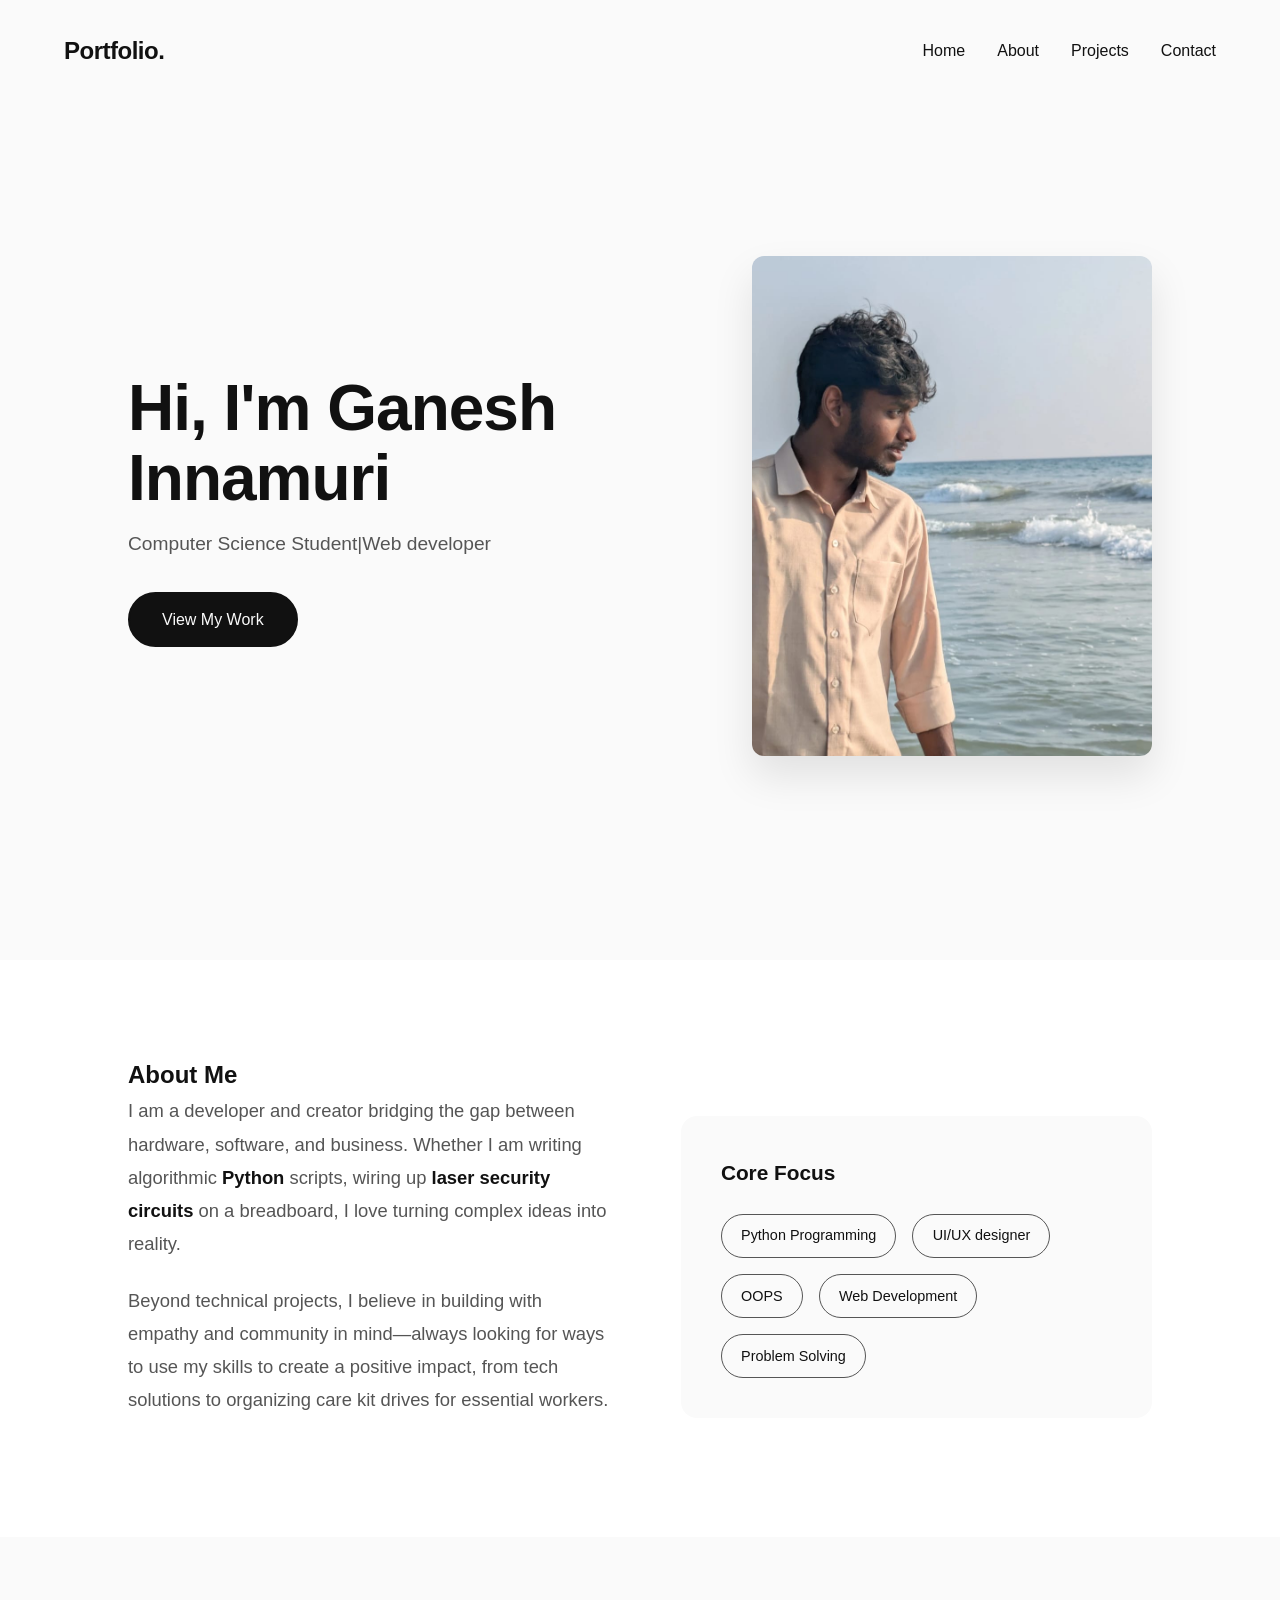
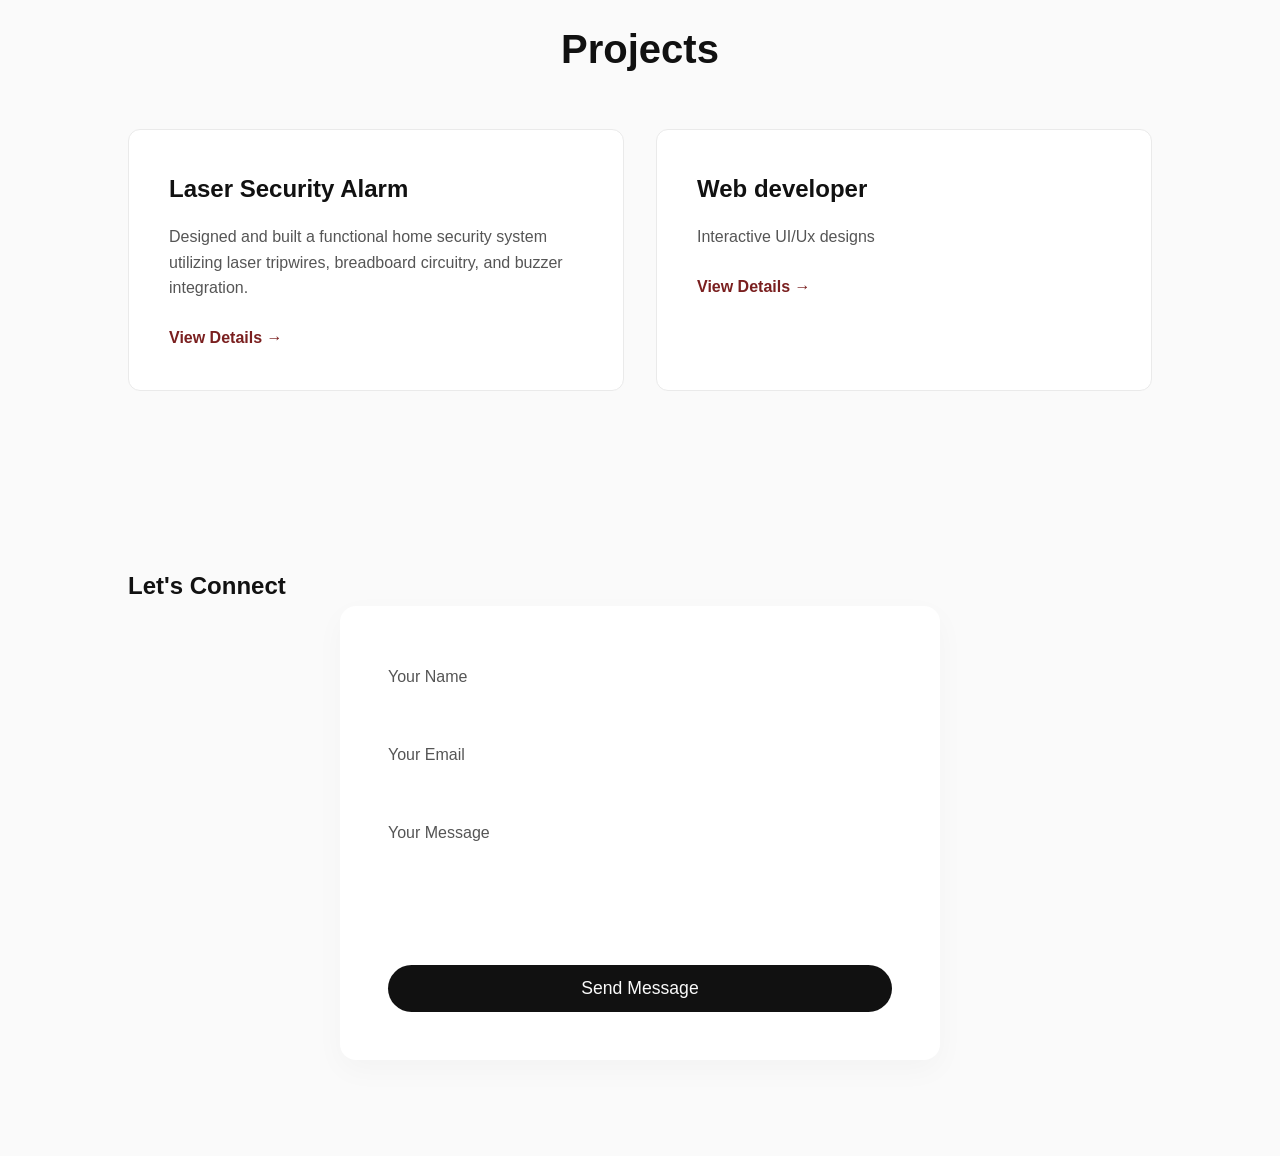
<file: index.html>
<!DOCTYPE html>
<html lang="en">
<head>
    <meta charset="UTF-8">
    <meta name="viewport" content="width=device-width, initial-scale=1.0">
    <title>Minimalist Portfolio</title>
    <link rel="stylesheet" href="style2.css">
</head>
<body>

    <nav class="navbar">
        <div class="logo">Portfolio.</div>
        <ul class="nav-links">
            <li><a href="#home">Home</a></li>
            <li><a href="#about">About</a></li>
            <li><a href="#projects">Projects</a></li>
            <li><a href="#contact">Contact</a></li>
            
        </ul>
    </nav>

    <section id="home" class="hero">
        <div class="hero-content">
            <h1>Hi, I'm Ganesh Innamuri</h1>
            <p>Computer Science Student|Web developer</p>
            <a href="#projects" class="btn">View My Work</a>
        </div>
        <div class="hero-image">
            <img src="me3.jpeg">
        </div>
    </section>

    <section id="about" class="about-section">
        <h2 class="section-title">About Me</h2>
        
        <div class="about-container">
            <div class="about-text-box">
                <p class="about-text">
                    I am a developer and creator bridging the gap between hardware, software, and business. Whether I am writing algorithmic <strong>Python</strong> scripts, wiring up <strong>laser security circuits</strong> on a breadboard, I love turning complex ideas into reality. 
                </p>
                <p class="about-text">
                    Beyond technical projects, I believe in building with empathy and community in mind—always looking for ways to use my skills to create a positive impact, from tech solutions to organizing care kit drives for essential workers.
                </p>
            </div>

            <div class="skills-wrapper">
                <h3>Core Focus</h3>
                <div class="skills-grid">
                    <span class="skill-tag">Python Programming</span>
                    <span class="skill-tag">UI/UX designer</span>
                    <span class="skill-tag">OOPS</span>
                    <span class="skill-tag">Web Development</span>
                    <span class="skill-tag">Problem Solving</span>
                </div>
            </div>
        </div>
    </section>

    <section id="projects" class="projects-section">
        <h2>Projects</h2>
        <div class="project-grid">
            
            <div class="project-card">
                <h3>Laser Security Alarm</h3>
                <p>Designed and built a functional home security system utilizing laser tripwires, breadboard circuitry, and buzzer integration.</p>
                <a href="security.html" class="project-link">View Details &rarr;</a>
            </div>

            <div class="project-card">
                <h3>Web developer</h3>
                <p>Interactive UI/Ux designs</p>
                <a href="webpage.html" class="project-link">View Details &rarr;</a>
            </div>

            

        </div>
    </section>

    <section id="contact" class="contact-section">
        <h2 class="section-title">Let's Connect</h2>
        <div class="contact-container">
            <form action="#" class="contact-form">
                
                <div class="input-group">
                    <input type="text" id="name" required>
                    <label for="name">Your Name</label>
                </div>
                
                <div class="input-group">
                    <input type="email" id="email" required>
                    <label for="email">Your Email</label>
                </div>
                
                <div class="input-group">
                    <textarea id="message" rows="4" required></textarea>
                    <label for="message">Your Message</label>
                </div>
                
                <button type="submit" class="btn submit-btn">Send Message</button>
            </form>
        </div>
    </section>

</body>
</html>
</file>
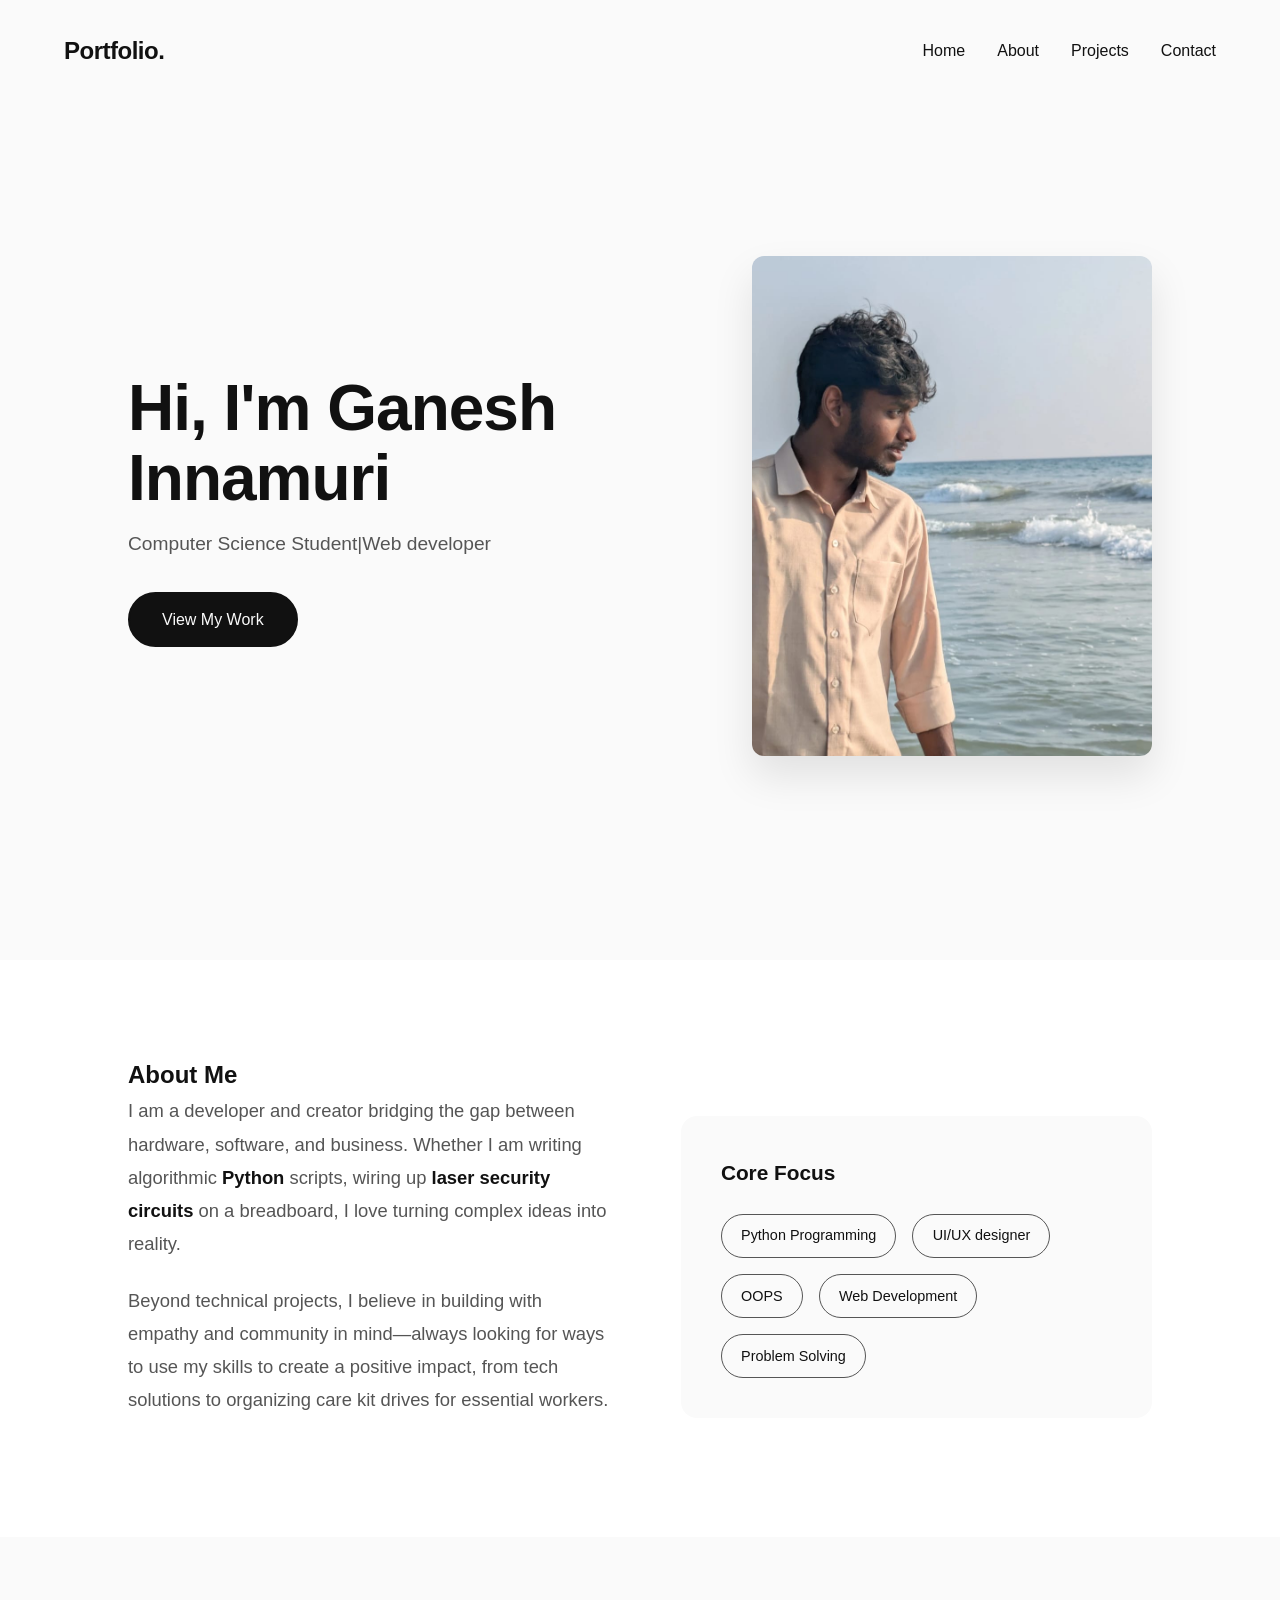
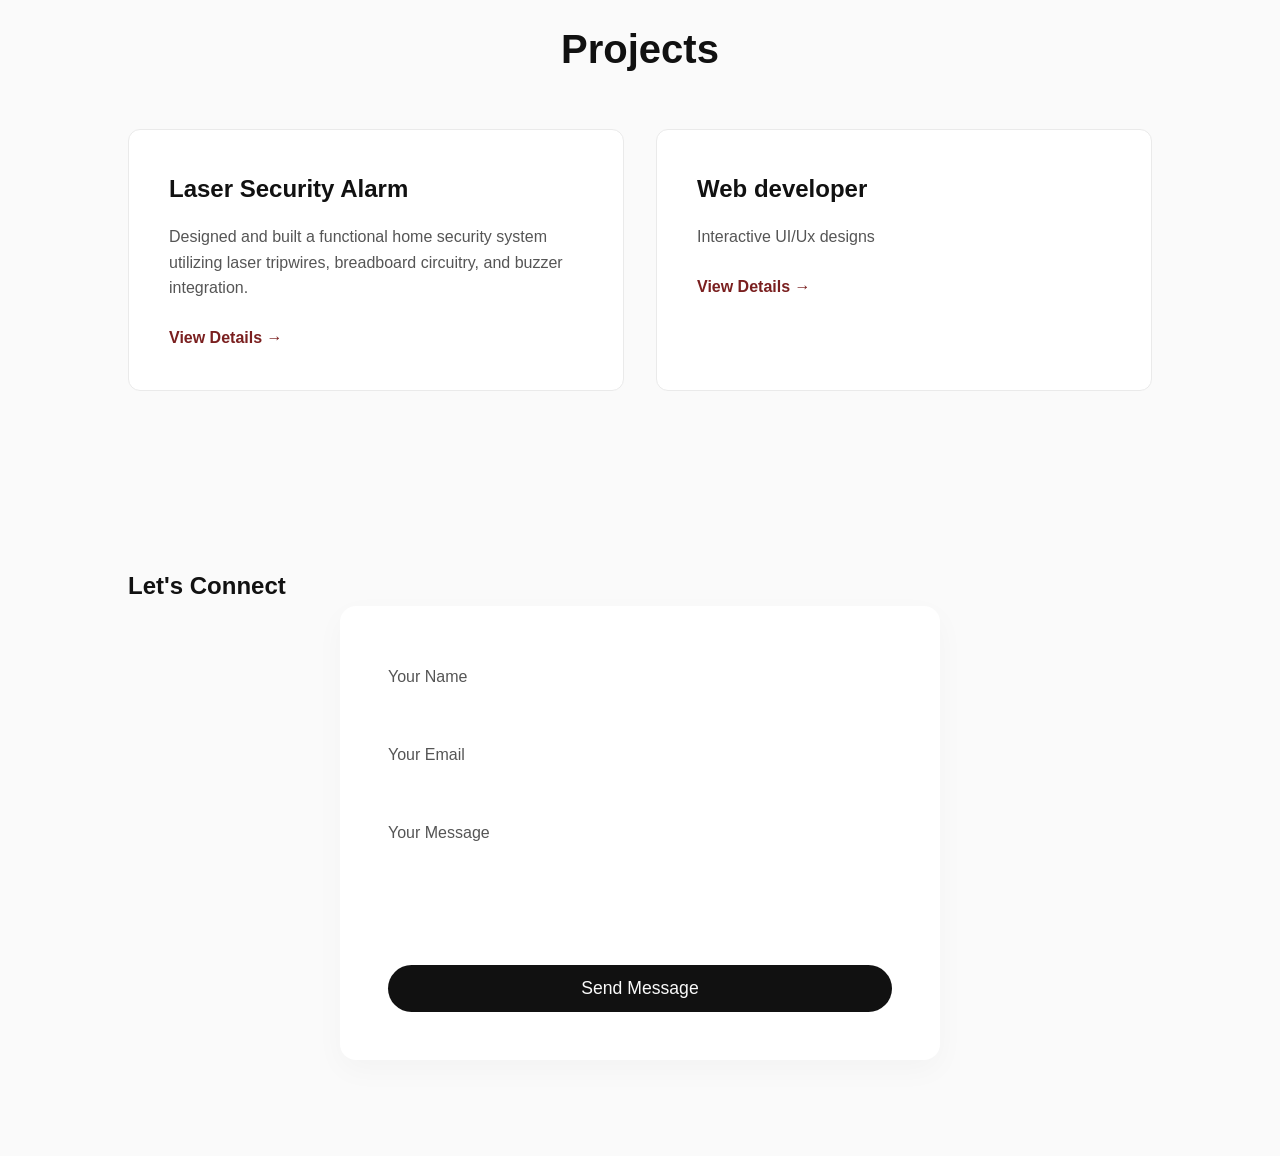
<file: html2.html>
<!DOCTYPE html>
<html lang="en">
<head>
    <meta charset="UTF-8">
    <meta name="viewport" content="width=device-width, initial-scale=1.0">
    <title>Minimalist Portfolio</title>
    <link rel="stylesheet" href="style2.css">
</head>
<body>

    <nav class="navbar">
        <div class="logo">Portfolio.</div>
        <ul class="nav-links">
            <li><a href="#home">Home</a></li>
            <li><a href="#about">About</a></li>
            <li><a href="#projects">Projects</a></li>
            <li><a href="#contact">Contact</a></li>
            
        </ul>
    </nav>

    <section id="home" class="hero">
        <div class="hero-content">
            <h1>Hi, I'm Ganesh Innamuri</h1>
            <p>Computer Science Student|Web developer</p>
            <a href="#projects" class="btn">View My Work</a>
        </div>
        <div class="hero-image">
            <img src="me3.jpeg">
        </div>
    </section>

    <section id="about" class="about-section">
        <h2 class="section-title">About Me</h2>
        
        <div class="about-container">
            <div class="about-text-box">
                <p class="about-text">
                    I am a developer and creator bridging the gap between hardware, software, and business. Whether I am writing algorithmic <strong>Python</strong> scripts, wiring up <strong>laser security circuits</strong> on a breadboard, I love turning complex ideas into reality. 
                </p>
                <p class="about-text">
                    Beyond technical projects, I believe in building with empathy and community in mind—always looking for ways to use my skills to create a positive impact, from tech solutions to organizing care kit drives for essential workers.
                </p>
            </div>

            <div class="skills-wrapper">
                <h3>Core Focus</h3>
                <div class="skills-grid">
                    <span class="skill-tag">Python Programming</span>
                    <span class="skill-tag">UI/UX designer</span>
                    <span class="skill-tag">OOPS</span>
                    <span class="skill-tag">Web Development</span>
                    <span class="skill-tag">Problem Solving</span>
                </div>
            </div>
        </div>
    </section>

    <section id="projects" class="projects-section">
        <h2>Projects</h2>
        <div class="project-grid">
            
            <div class="project-card">
                <h3>Laser Security Alarm</h3>
                <p>Designed and built a functional home security system utilizing laser tripwires, breadboard circuitry, and buzzer integration.</p>
                <a href="security.html" class="project-link">View Details &rarr;</a>
            </div>

            <div class="project-card">
                <h3>Web developer</h3>
                <p>Interactive UI/Ux designs</p>
                <a href="webpage.html" class="project-link">View Details &rarr;</a>
            </div>

            

        </div>
    </section>

    <section id="contact" class="contact-section">
        <h2 class="section-title">Let's Connect</h2>
        <div class="contact-container">
            <form action="#" class="contact-form">
                
                <div class="input-group">
                    <input type="text" id="name" required>
                    <label for="name">Your Name</label>
                </div>
                
                <div class="input-group">
                    <input type="email" id="email" required>
                    <label for="email">Your Email</label>
                </div>
                
                <div class="input-group">
                    <textarea id="message" rows="4" required></textarea>
                    <label for="message">Your Message</label>
                </div>
                
                <button type="submit" class="btn submit-btn">Send Message</button>
            </form>
        </div>
    </section>

</body>
</html>
</file>
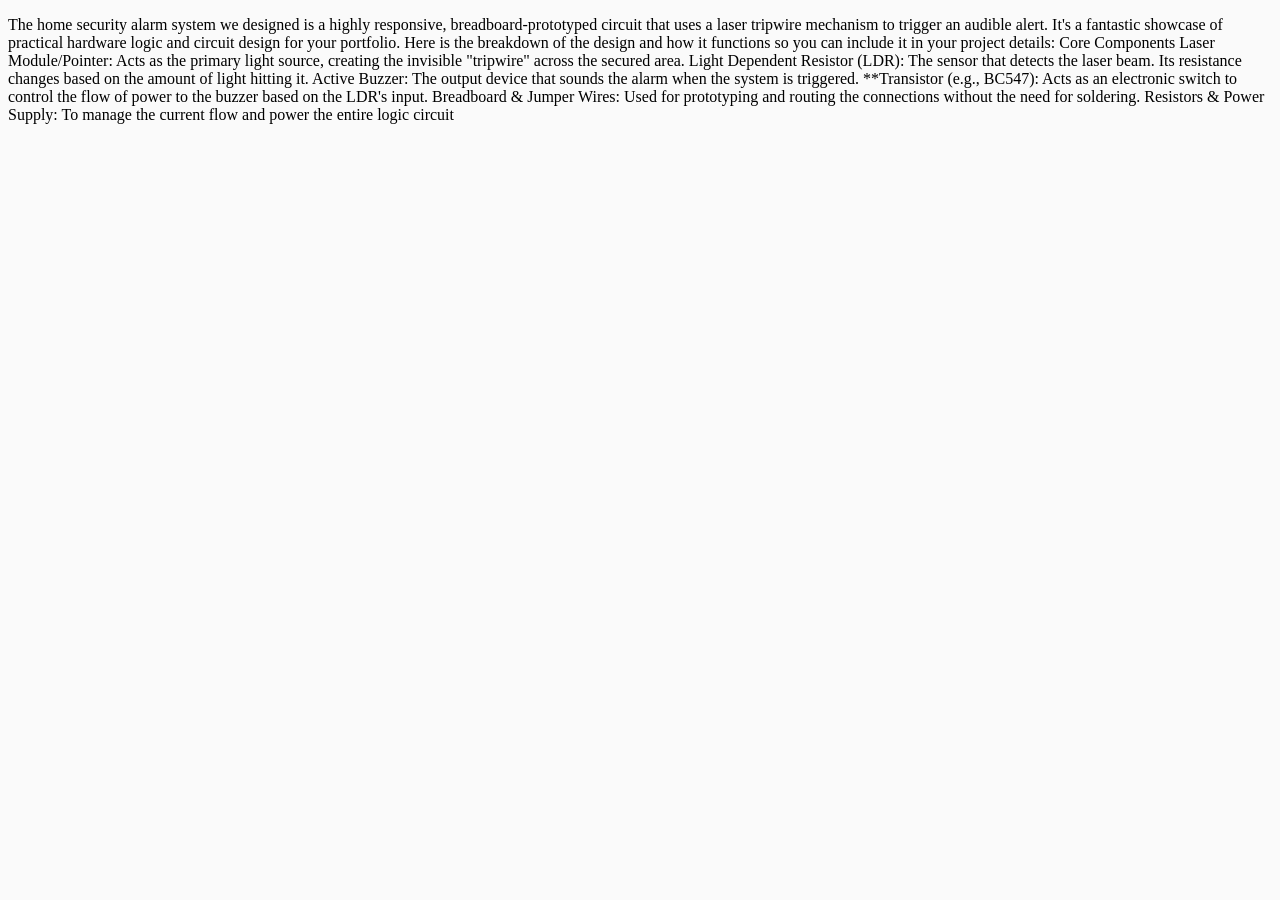
<file: security.html>
<!DOCTYPE html>
<html lang="en">
<head>
    <meta charset="UTF-8">
    <meta name="viewport" content="width=device-width, initial-scale=1.0">
    <title>Document</title>
    <style>
        body{
            background-color: #fafafa;
        }
    </style>
</head>
<body>
    <p>
        The home security alarm system we designed is a highly responsive, breadboard-prototyped circuit that uses a laser tripwire mechanism to trigger an audible alert. It's a fantastic showcase of practical hardware logic and circuit design for your portfolio.  
Here is the breakdown of the design and how it functions so you can include it in your project details:
Core Components
Laser Module/Pointer: Acts as the primary light source, creating the invisible "tripwire" across the secured area.
Light Dependent Resistor (LDR): The sensor that detects the laser beam. Its resistance changes based on the amount of light hitting it.  
Active Buzzer: The output device that sounds the alarm when the system is triggered.  
**Transistor (e.g., BC547): Acts as an electronic switch to control the flow of power to the buzzer based on the LDR's input.  
Breadboard & Jumper Wires: Used for prototyping and routing the connections without the need for soldering.  
Resistors & Power Supply: To manage the current flow and power the entire logic circuit
    </p>
</body>
</html>
</file>
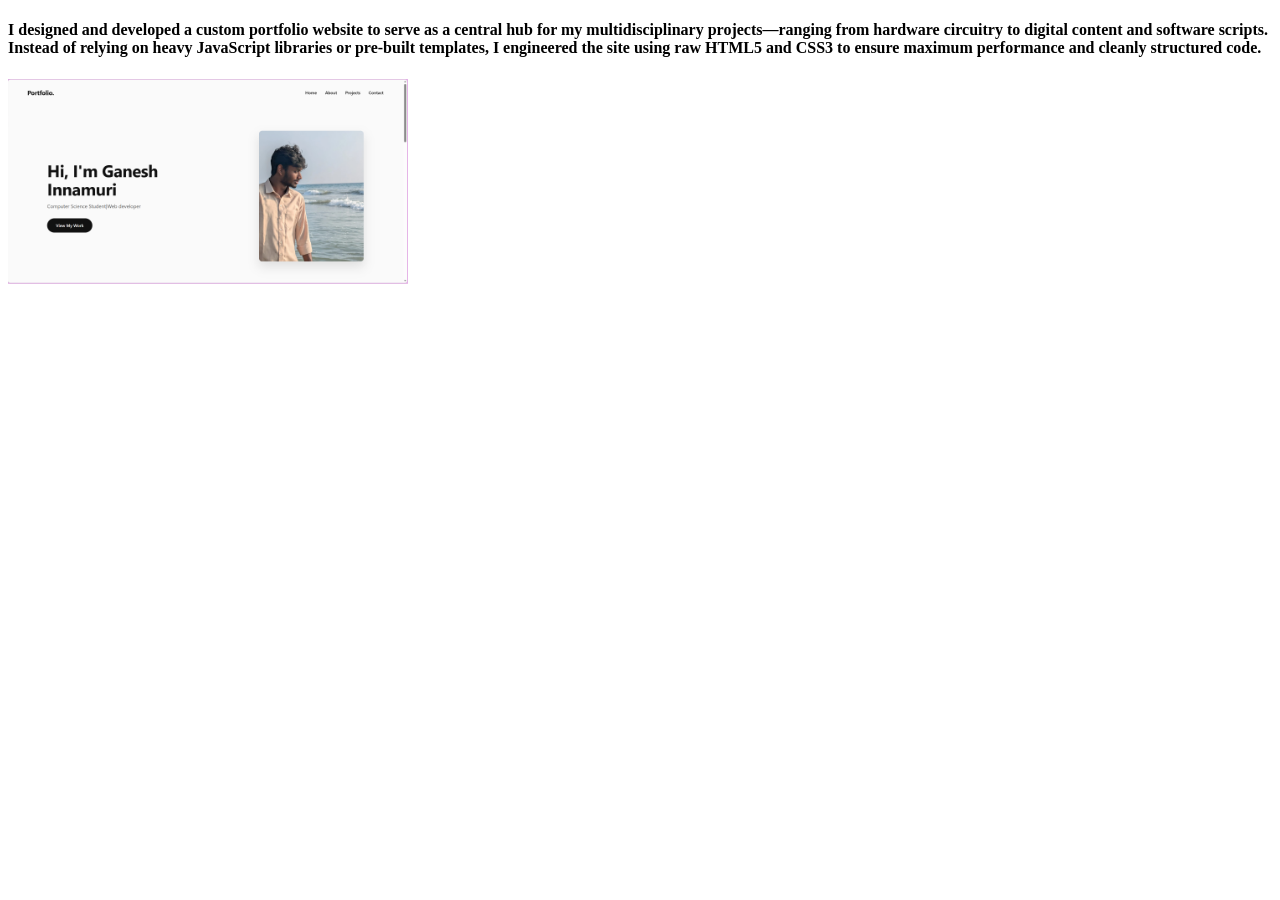
<file: webpage.html>
<!DOCTYPE html>
<html lang="en">
<head>
    <meta charset="UTF-8">
    <meta name="viewport" content="width=device-width, initial-scale=1.0">
    <title>Document</title>
</head>
<body>
    <h4>
        I designed and developed a <strong>custom portfolio website</strong> to serve as a central hub for my multidisciplinary projects—ranging from hardware circuitry to digital content and software scripts. Instead of relying on heavy JavaScript libraries or pre-built templates, I engineered the site using raw HTML5 and CSS3 to ensure maximum performance and cleanly structured code.
    </h4>
    <img src="webimage.png" width="400px">
</body>
</html>
</file>
<file: style2.css>
:root {
    --bg-color: #fafafa;
    --text-primary: #111111;
    --text-secondary: #555555;
    --accent-color: #7a1f1f; 
    --card-bg: #ffffff;
    --transition: all 0.3s ease-in-out;
}

* {
    margin: 0;
    padding: 0;
    box-sizing: border-box;
    font-family: 'Inter', -apple-system, BlinkMacSystemFont, "Segoe UI", Roboto, Helvetica, Arial, sans-serif;
}

html {
    scroll-behavior: smooth;
}

body {
    background-color: var(--bg-color);
    color: var(--text-primary);
    line-height: 1.6;
}


.navbar {
    display: flex;
    justify-content: space-between;
    align-items: center;
    padding: 2rem 5%;
    position: fixed;
    width: 100%;
    top: 0;
    background: rgba(250, 250, 250, 0.9);
    backdrop-filter: blur(10px);
    z-index: 1000;
}

.logo {
    font-size: 1.5rem;
    font-weight: 700;
    letter-spacing: -0.5px;
}

.nav-links {
    list-style: none;
    display: flex;
    gap: 2rem;
}

.nav-links a {
    text-decoration: none;
    color: var(--text-primary);
    font-weight: 500;
    position: relative;
    transition: var(--transition);
}


.nav-links a::after {
    content: '';
    position: absolute;
    width: 0;
    height: 2px;
    bottom: -4px;
    left: 0;
    background-color: var(--accent-color);
    transition: var(--transition);
}

.nav-links a:hover::after {
    width: 100%;
}


.hero {
    min-height: 100vh;
    display: flex;
    align-items: center;
    justify-content: space-between;
    padding: 0 10%;
    margin-top: 60px;
}

.hero-content {
    max-width: 50%;
}

.hero h1 {
    font-size: 4rem;
    line-height: 1.1;
    margin-bottom: 1rem;
    letter-spacing: -1px;
}

.hero p {
    font-size: 1.2rem;
    color: var(--text-secondary);
    margin-bottom: 2rem;
}


.about-section {
    padding: 6rem 10%;
    background-color: var(--card-bg); 
    border-top: 1px solid var(--border-color);
    border-bottom: 1px solid var(--border-color);
    transition: var(--transition);
}

.about-container {
    display: flex;
    gap: 4rem;
    max-width: 1200px;
    margin: 0 auto;
    align-items: center;
}

.about-text-box {
    flex: 1;
}

.about-text {
    font-size: 1.15rem;
    color: var(--text-secondary);
    line-height: 1.8;
    margin-bottom: 1.5rem;
    transition: var(--transition);
}

.about-text strong {
    color: var(--text-primary);
    font-weight: 600;
}


.skills-wrapper {
    flex: 0.8;
    padding: 2.5rem;
    background-color: var(--bg-color);
    border-radius: 16px;
    border: 1px solid var(--border-color);
    transition: var(--transition);
}

html:has(#theme-toggle:checked) .skills-wrapper {
    box-shadow: inset 0 4px 20px rgba(0,0,0,0.5);
}

.skills-wrapper h3 {
    margin-bottom: 1.5rem;
    font-size: 1.3rem;
}

.skills-grid {
    display: flex;
    flex-wrap: wrap;
    gap: 1rem;
}

.skill-tag {
    padding: 0.6rem 1.2rem;
    background: transparent;
    color: var(--text-primary);
    border: 1px solid var(--text-secondary);
    border-radius: 30px;
    font-size: 0.9rem;
    font-weight: 500;
    cursor: default;
    transition: all 0.3s cubic-bezier(0.25, 0.8, 0.25, 1);
}


.skill-tag:hover {
    background-color: var(--accent-color);
    color: #ffffff;
    border-color: var(--accent-color);
    transform: translateY(-4px) scale(1.05);
    box-shadow: 0 10px 15px rgba(122, 31, 31, 0.2);
}


@media (max-width: 900px) {
    .about-container {
        flex-direction: column;
        gap: 2rem;
    }
    .skills-wrapper {
        width: 100%;
    }
}

.hero-image img {
    width: 400px;
    height: 500px;
    object-fit: cover;
    border-radius: 12px;
    box-shadow: 0 20px 40px rgba(0,0,0,0.1);
    transition: var(--transition);
}

.hero-image img:hover {
    transform: translateY(-10px);
    box-shadow: 0 30px 50px rgba(0,0,0,0.15);
}

.btn {
    display: inline-block;
    padding: 0.8rem 2rem;
    background-color: var(--text-primary);
    color: var(--bg-color);
    text-decoration: none;
    border-radius: 30px;
    font-weight: 500;
    transition: var(--transition);
    border: 2px solid var(--text-primary);
}

.btn:hover {
    background-color: transparent;
    color: var(--text-primary);
}

.btn-outline {
    background-color: transparent;
    color: var(--text-primary);
}

.btn-outline:hover {
    background-color: var(--text-primary);
    color: var(--bg-color);
}


.projects-section {
    padding: 5rem 10%;
}

.projects-section h2 {
    font-size: 2.5rem;
    margin-bottom: 3rem;
    text-align: center;
}

.project-grid {
    display: grid;
    grid-template-columns: repeat(auto-fit, minmax(300px, 1fr));
    gap: 2rem;
}

.project-card {
    background-color: var(--card-bg);
    padding: 2.5rem;
    border-radius: 12px;
    border: 1px solid #eaeaea;
    transition: var(--transition);
    position: relative;
    overflow: hidden;
}


.project-card:hover {
    transform: translateY(-5px);
    box-shadow: 0 15px 30px rgba(0,0,0,0.05);
    border-color: var(--accent-color);
}

.project-card h3 {
    font-size: 1.5rem;
    margin-bottom: 1rem;
}

.project-card p {
    color: var(--text-secondary);
    margin-bottom: 1.5rem;
}

.project-link {
    text-decoration: none;
    color: var(--accent-color);
    font-weight: 600;
    display: inline-flex;
    align-items: center;
    transition: var(--transition);
}

.project-link:hover {
    gap: 5px; 

}
.contact-section {
    padding: 6rem 10%;
}

.contact-container {
    max-width: 600px;
    margin: 0 auto;
    padding: 3rem;
    background-color: var(--card-bg);
    border: 1px solid var(--border-color);
    border-radius: 16px;
    box-shadow: 0 10px 30px rgba(0,0,0,0.03);
    transition: var(--transition);
}

html:has(#theme-toggle:checked) .contact-container {
    box-shadow: 0 10px 40px rgba(0,0,0,0.4);
}

.contact-container:hover {
    border-color: var(--accent-color);
}

.contact-form {
    display: flex;
    flex-direction: column;
    gap: 2.5rem; 
}

.input-group {
    position: relative;
}


.input-group input,
.input-group textarea {
    width: 100%;
    padding: 10px 0;
    font-size: 1rem;
    color: var(--text-primary);
    background: transparent;
    border: none;
    border-bottom: 2px solid var(--border-color);
    outline: none;
    transition: var(--transition);
    resize: none; 
}


.input-group label {
    position: absolute;
    top: 10px;
    left: 0;
    font-size: 1rem;
    color: var(--text-secondary);
    pointer-events: none; 
    transition: 0.3s cubic-bezier(0.25, 0.8, 0.25, 1);
}


.input-group input:focus ~ label,
.input-group input:valid ~ label,
.input-group textarea:focus ~ label,
.input-group textarea:valid ~ label {
    top: -20px;
    font-size: 0.85rem;
    color: var(--accent-color);
    font-weight: 600;
}


.input-group input:focus,
.input-group textarea:focus {
    border-bottom-color: var(--accent-color);
}


.submit-btn {
    cursor: pointer;
    border: none;
    width: 100%;
    margin-top: 1rem;
    font-size: 1.1rem;
}


footer {
    text-align: center;
    padding: 2rem;
    color: var(--text-secondary);
    font-size: 0.9rem;
}


@media (max-width: 768px) {
    .hero {
        flex-direction: column;
        text-align: center;
        justify-content: center;
        gap: 3rem;
    }
    
    .hero-content {
        max-width: 100%;
    }
    
    .hero h1 {
        font-size: 3rem;
    }
    
    .hero-image img {
        width: 100%;
        height: auto;
    }
    
    .nav-links {
        display: none; 
    }
}
</file>
